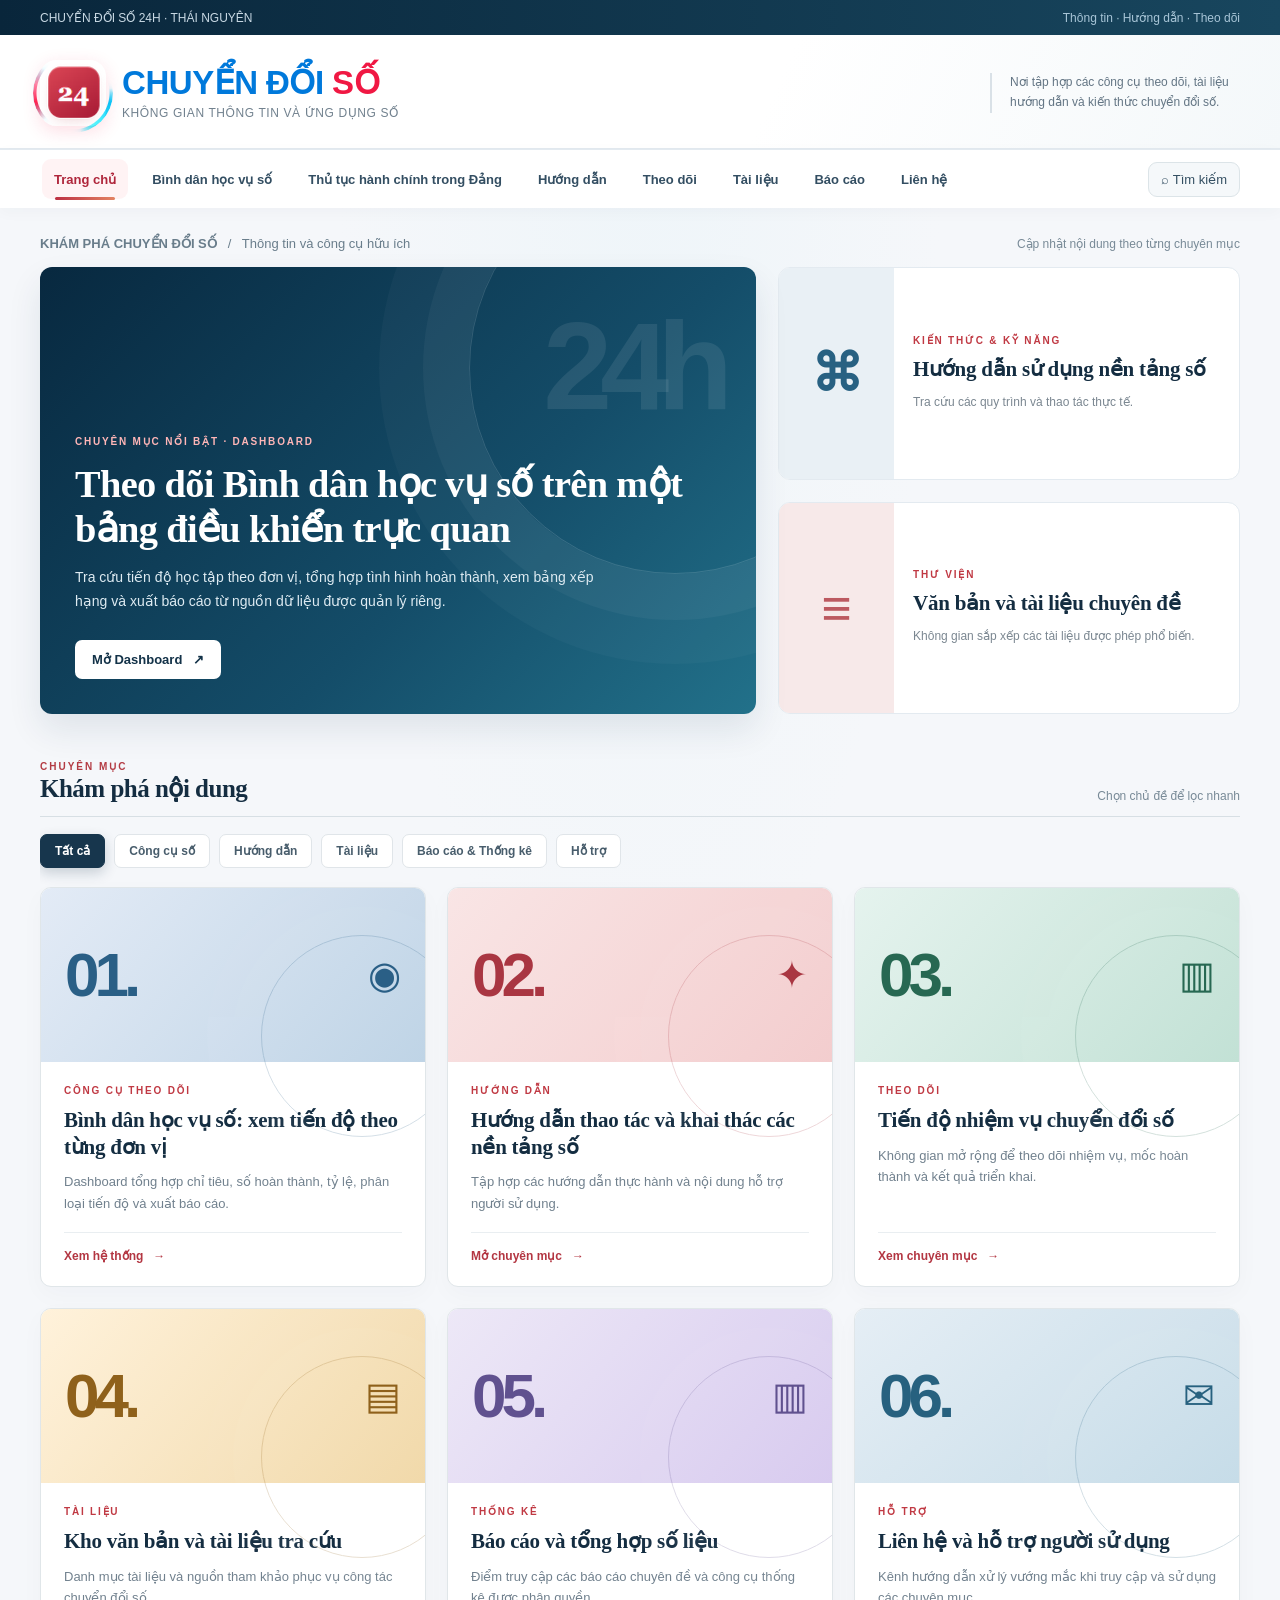
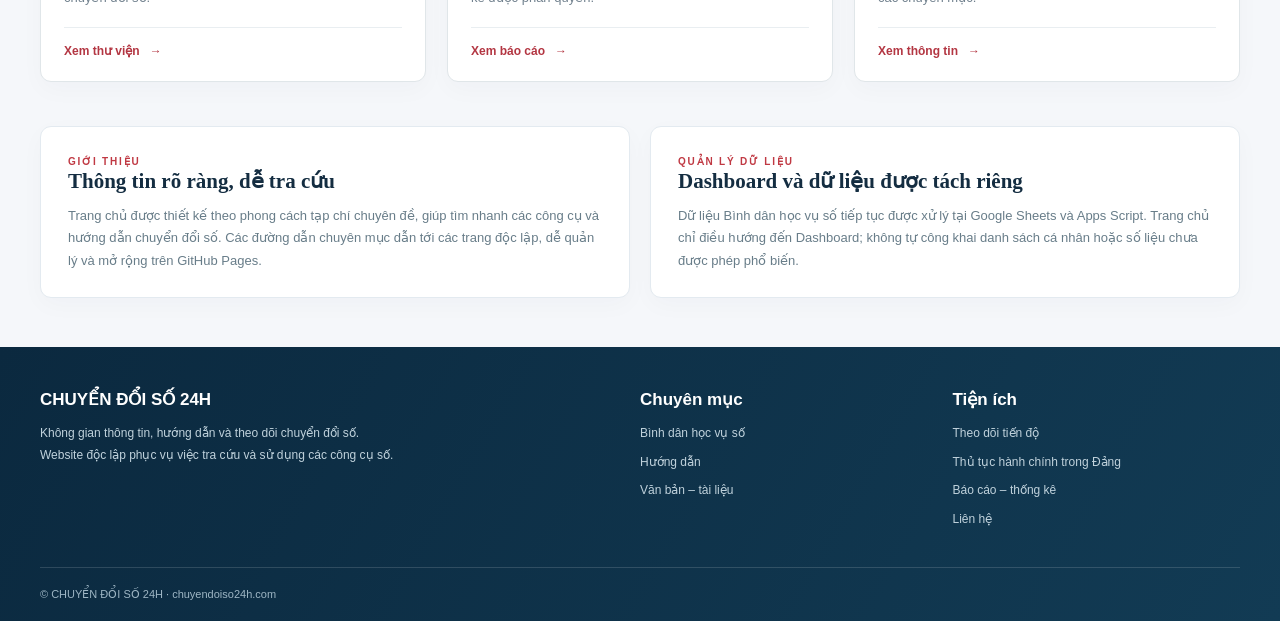
<file: index.html>
<!DOCTYPE html>

<html lang="vi"><head><meta charset="utf-8"/><meta content="width=device-width, initial-scale=1" name="viewport"/>
<meta content="Chuyển đổi số 24h - Không gian thông tin, hướng dẫn và theo dõi chuyển đổi số tại Thái Nguyên." name="description"/>
<meta content="#11304b" name="theme-color"/><title>Chuyển đổi số 24h | Thông tin, hướng dẫn và theo dõi</title>
<link rel="icon" type="image/x-icon" href="/favicon.ico?v=3"/>
<link rel="icon" type="image/png" sizes="512x512" href="/logo_24_anh_goc.png?v=3"/>
<link rel="apple-touch-icon" href="/logo_24_anh_goc.png"/>
<style>
:root{--ink:#112638;--navy:#102d44;--red:#bd343c;--paper:#f6f7f8;--line:#e4e8eb;--dim:#657887;--white:#fff;--serif:Georgia,'Times New Roman',serif}*{box-sizing:border-box}html{scroll-behavior:smooth}body{margin:0;background:var(--paper);color:var(--ink);font-family:'Segoe UI',Arial,sans-serif}a{text-decoration:none;color:inherit}button,input{font:inherit}button{cursor:pointer}.shell{width:min(1200px,calc(100% - 44px));margin:auto}.microbar{background:#0b253a;color:#c9d9e4;font-size:12px}.microinner{display:flex;justify-content:space-between;align-items:center;min-height:35px;gap:12px}.microinner span:nth-child(2){color:#a8c5d7}.masthead{background:#fff;border-bottom:1px solid var(--line)}.mast-row{display:flex;justify-content:space-between;align-items:center;padding:25px 0 22px;gap:22px}.brand{display:flex;align-items:center;gap:13px}.brand-mark{display:grid;place-items:center;width:56px;height:56px;border-radius:14px;background:#b82737;color:#fff;font-family:Georgia,serif;font-weight:bold;font-size:27px;box-shadow:0 5px 15px #a826342b}.brand h1{font-size:clamp(24px,3vw,33px);line-height:1.03;letter-spacing:-1.15px;margin:0;color:var(--navy);font-weight:850}.brand h1 em{color:var(--red);font-style:normal}.brand p{margin:7px 0 0;color:#71818e;font-size:12px;letter-spacing:.6px;text-transform:uppercase}.mast-note{border-left:2px solid #d9e1e7;padding-left:18px;color:#637584;max-width:250px;line-height:1.65;font-size:12px}.navbar{border-top:1px solid var(--line);background:white}.navinner{display:flex;align-items:center;justify-content:space-between;gap:14px}.navlinks{display:flex;align-items:center;gap:26px;white-space:nowrap;overflow:auto;scrollbar-width:none}.navlinks a{padding:17px 0 15px;color:#314c60;font-size:13px;font-weight:700;border-bottom:3px solid transparent}.navlinks a:hover,.navlinks .active{color:#b62c3b;border-color:#bd343c}.searchbtn{border:1px solid #dce4e8;background:#f5f8fa;color:#344f62;padding:9px 12px;border-radius:9px;font-size:13px}.searchrow{background:#fff;border-bottom:1px solid var(--line);padding:13px 0;display:none}.searchrow.show{display:block}.searchrow input{width:100%;border:1px solid #cdd8e0;padding:13px 15px;border-radius:9px;outline-color:#aa3441}.sectionhead{display:flex;justify-content:space-between;align-items:end;border-bottom:1px solid #d7dfe4;padding-bottom:13px;gap:12px}.sectionhead h2{font-family:var(--serif);font-size:25px;letter-spacing:-.5px;margin:0}.sectionhead small{font-weight:700;color:#b33b43;text-transform:uppercase;letter-spacing:2px;font-size:10px}.date{font-size:12px;color:#788a97}.topline{padding:28px 0 16px;display:flex;justify-content:space-between;align-items:center;gap:15px}.topline p{margin:0;font-size:13px;color:#697d8b}.eyebrow{display:inline-block;color:#c03943;letter-spacing:1.8px;text-transform:uppercase;font-size:10px;font-weight:800}.hero{display:grid;grid-template-columns:1.55fr 1fr;gap:22px;margin-bottom:42px}.mainstory{min-height:447px;background:linear-gradient(140deg,#0b2d48 10%,#184762 72%,#236780);border-radius:12px;overflow:hidden;color:#fff;position:relative;display:flex;align-items:end;padding:35px;isolation:isolate}.mainstory:before{content:'';width:410px;height:410px;border:1px solid #ffffff25;position:absolute;border-radius:50%;right:-125px;top:-105px;box-shadow:0 0 0 46px #ffffff0a,0 0 0 90px #ffffff07;z-index:-1}.mainstory:after{content:'24h';position:absolute;top:28px;right:35px;font-weight:900;color:#ffffff16;font-size:124px;letter-spacing:-12px;z-index:-1}.mainstory .eyebrow{color:#ffb6b7}.mainstory h2{font-family:var(--serif);font-size:clamp(30px,3.15vw,44px);line-height:1.16;letter-spacing:-.65px;margin:13px 0}.mainstory p{line-height:1.7;color:#deebf2;font-size:14px;max-width:520px}.pilllink{display:inline-flex;align-items:center;background:#fff;color:#133248;font-weight:750;font-size:13px;border-radius:7px;padding:12px 17px;margin-top:12px}.sidehero{display:grid;grid-template-rows:1fr 1fr;gap:22px}.sidecard{border:1px solid var(--line);border-radius:12px;overflow:hidden;background:#fff;display:grid;grid-template-columns:115px 1fr;min-height:207px}.visual{height:100%;display:grid;place-items:center;font-weight:800;font-size:52px;background:#e9f0f5;color:#286182}.visual.rose{background:#f7e9e9;color:#bc5960}.sidecopy{padding:22px 19px;display:flex;flex-direction:column;justify-content:center}.sidecopy h3{font-family:var(--serif);font-size:21px;line-height:1.28;letter-spacing:-.25px;margin:10px 0}.sidecopy p{font-size:12px;color:#7b8791;line-height:1.6;margin:0}.section{margin:0 0 44px}.categories{display:flex;gap:9px;overflow-x:auto;padding:17px 0 19px;scrollbar-width:none}.chip{padding:9px 14px;background:#fff;border:1px solid #e0e5e9;color:#485d6c;border-radius:7px;white-space:nowrap;font-size:12px;font-weight:700}.chip.active,.chip:hover{background:#17364d;color:#fff;border-color:#17364d}.feed{display:grid;grid-template-columns:repeat(3,minmax(0,1fr));gap:21px}.article{display:flex;flex-direction:column;background:white;border:1px solid #e0e6e9;border-radius:11px;overflow:hidden;box-shadow:0 8px 25px #10273b07;transition:transform .18s,box-shadow .18s}.article:hover{transform:translateY(-3px);box-shadow:0 12px 30px #10273b14}.artcover{min-height:174px;display:flex;align-items:center;justify-content:space-between;padding:23px 24px;background:linear-gradient(140deg,#e5eef5,#c6dce8);color:#27617f;position:relative}.artcover:after{content:'';position:absolute;right:-38px;bottom:-75px;width:200px;height:200px;border:1px solid currentColor;opacity:.2;border-radius:50%;box-shadow:0 0 0 28px #ffffff1e,0 0 0 54px #ffffff22}.artcover .big{font-size:62px;font-weight:850;line-height:1;letter-spacing:-5px}.artcover .icon{font-size:38px;z-index:1}.artcover.red{background:linear-gradient(130deg,#f9e5e5,#f3cdce);color:#a93642}.artcover.amber{background:linear-gradient(130deg,#fff2db,#f1d9aa);color:#8f611b}.artcover.green{background:linear-gradient(130deg,#e5f3ee,#c2e1d5);color:#276852}.artcover.purple{background:linear-gradient(130deg,#ede8f7,#d8cbef);color:#60518f}.artcover.blue{background:linear-gradient(130deg,#e3ebf6,#bfd4e6);color:#2a5f86}.artbody{padding:23px;display:flex;flex-direction:column;flex:1}.artbody h3{font-family:var(--serif);font-size:21px;line-height:1.27;letter-spacing:-.25px;margin:11px 0}.artbody p{color:#71818e;font-size:13px;line-height:1.65;margin:0 0 18px;flex:1}.article .go{border-top:1px solid #e9eef1;padding-top:16px;font-weight:750;color:#b33642;font-size:12px}.notice{display:grid;grid-template-columns:1fr 1fr;gap:20px;margin:20px 0 49px}.noticeblock{background:#fff;border:1px solid var(--line);border-radius:11px;padding:24px 27px}.noticeblock h3{font-family:var(--serif);margin:0 0 11px;font-size:21px}.noticeblock p{font-size:13px;color:#687d89;line-height:1.75;margin:0}.foot{background:#0e2a40;color:#d5e5ec;padding:42px 0 20px}.footgrid{display:grid;grid-template-columns:2fr 1fr 1fr;gap:25px}.foot h3{color:#fff;font-size:17px;margin:0 0 13px}.foot p,.foot a{font-size:12px;line-height:1.8;color:#c0d2dc}.foot a{display:block;margin:7px 0}.footbar{margin-top:30px;padding-top:20px;border-top:1px solid #ffffff24;font-size:11px;color:#9eb6c4}.empty{padding:30px;background:#fff;border:1px dashed #bfcbd3;border-radius:10px;text-align:center;color:#6b7c89;grid-column:1/-1}.hide{display:none!important}:focus-visible{outline:3px solid #eb9c49;outline-offset:3px}@media(max-width:920px){.hero{grid-template-columns:1fr}.sidehero{grid-template-columns:1fr 1fr;grid-template-rows:1fr}.sidecard{display:block}.visual{height:105px}.feed{grid-template-columns:repeat(2,minmax(0,1fr))}.mast-note{display:none}.navlinks{gap:19px}}@media(max-width:650px){.shell{width:calc(100% - 28px)}.mast-row{padding:18px 0}.brand-mark{width:47px;height:47px;font-size:24px}.brand h1{font-size:25px}.brand p{font-size:10px}.topline{align-items:start;flex-direction:column}.mainstory{min-height:395px;padding:25px}.mainstory h2{font-size:34px}.sidehero,.feed,.notice,.footgrid{grid-template-columns:1fr}.sidecard{display:grid;grid-template-columns:100px 1fr;min-height:150px}.visual{height:100%}.footgrid{gap:10px}.navinner{gap:8px}.searchbtn{padding:9px}}

/* NANG CAP THAM MY 2026 — giu nguyen cau truc va bo cuc */
:root{--ink:#142d41;--navy:#102e47;--red:#c02c43;--paper:#f5f7fa;--line:#e3eaf0;--dim:#607484}
body{background:radial-gradient(ellipse at 50% 0%,#eef5f9 0%,#f5f7fa 34%,#f5f7fa 100%);-webkit-font-smoothing:antialiased}
.microbar{background:linear-gradient(90deg,#09263b,#18465e)}
.masthead{background:linear-gradient(115deg,#fff 60%,#f4f8fa);}
.brand-mark{background:linear-gradient(145deg,#db4655,#a71a35);box-shadow:0 7px 18px #ad263645, inset 0 1px 1px #ffffff66;transition:transform .32s,box-shadow .32s}
.brand:hover .brand-mark{transform:rotate(-7deg) scale(1.07);box-shadow:0 11px 24px #ad263653}
.brand h1{letter-spacing:-.8px}
.navbar{position:relative;z-index:20;box-shadow:0 4px 14px #15344c08}
.navlinks{gap:8px;overflow-x:auto;overflow-y:hidden}
.navlinks a{position:relative;isolation:isolate;display:inline-flex;align-items:center;justify-content:center;min-height:48px;margin:5px 0;padding:10px 14px;border:0;border-radius:10px;color:#334e62;font-size:13px;transition:color .25s ease,transform .25s ease,background-color .25s ease;}
.navlinks a::before{content:'';position:absolute;inset:4px 2px;border-radius:9px;background:linear-gradient(120deg,#fbeced,#f0f5fa);opacity:0;transform:scale(.86);z-index:-1;transition:opacity .24s ease,transform .24s ease}
.navlinks a::after{content:'';position:absolute;left:50%;right:50%;bottom:3px;height:3px;border-radius:8px;background:linear-gradient(90deg,#bd2f42,#e38362);transition:left .26s ease,right .26s ease;}
.navlinks a:hover,.navlinks a:focus-visible{color:#b5223a;transform:translateY(-2px)}
.navlinks a:hover::before,.navlinks a:focus-visible::before{opacity:1;transform:scale(1)}
.navlinks a:hover::after,.navlinks a:focus-visible::after,.navlinks a.active::after{left:15px;right:15px}
.navlinks a.active{color:#af263b;font-weight:800}
.navlinks a.active::before{opacity:.8;transform:scale(1);background:#fff1f2}
.navlinks a:active{transform:translateY(0) scale(.98)}
.searchbtn{transition:background .25s,color .25s,border-color .25s,box-shadow .25s,transform .25s}
.searchbtn:hover{background:#133e59;color:#fff;border-color:#133e59;transform:translateY(-2px);box-shadow:0 7px 17px #163e5a24}
.mainstory{background:linear-gradient(135deg,#082940 1%,#144d69 60%,#22718a 100%);box-shadow:0 16px 34px #10354e19}
.mainstory:before{transition:transform .55s ease}
.mainstory:hover:before{transform:scale(1.12) rotate(12deg)}
.mainstory h2,.sidecopy h3,.artbody h3,.sectionhead h2,.noticeblock h3{font-family:Georgia,'Times New Roman',serif;overflow-wrap:break-word;word-break:normal;hyphens:none}
.mainstory h2{font-size:clamp(30px,3vw,42px);line-height:1.18}
.pilllink{transition:transform .25s,box-shadow .25s,background .25s}
.pilllink:hover{background:#fff2f2;transform:translateY(-3px);box-shadow:0 9px 23px #031b2b35}
.sidecard{transition:transform .28s,box-shadow .28s,border-color .28s}
.sidecard:hover{transform:translateY(-5px);box-shadow:0 14px 30px #15344c14;border-color:#cad9e4}
.sidecard .visual{transition:transform .3s,filter .3s}
.sidecard:hover .visual{filter:saturate(1.25)}
.article{transition:transform .3s ease,box-shadow .3s ease,border-color .3s ease}
.article:hover{transform:translateY(-7px);box-shadow:0 16px 36px #16354b20;border-color:#ccdbe3}
.article .artcover{transition:filter .3s ease}
.article:hover .artcover{filter:saturate(1.16)}
.article .go{transition:color .24s,letter-spacing .24s}
.article:hover .go{color:#d02e43;letter-spacing:.3px}
.chip{transition:background-color .2s,color .2s,transform .2s,border-color .2s,box-shadow .2s}
.chip:hover{transform:translateY(-2px);box-shadow:0 5px 13px #15344c16}
.chip.active{box-shadow:0 5px 13px #102f4733}
.noticeblock{box-shadow:0 7px 25px #16354b07}
.foot{background:linear-gradient(120deg,#0b293f,#123b54)}
.foot a{transition:color .2s,transform .2s}
.foot a:hover{color:#fff;transform:translateX(4px)}
@media(max-width:920px){.navlinks{gap:3px}.navlinks a{padding:9px 11px}}
@media(max-width:650px){.navlinks a{font-size:12px;padding:9px 10px}.mainstory h2{font-size:33px}}
@media(prefers-reduced-motion:reduce){*,*::before,*::after{transition:none!important;animation:none!important;scroll-behavior:auto!important}}



/* LOGO NEON TECH — chỉ tác động tới tiêu đề thương hiệu */
.brand .neon-logo{position:relative;isolation:isolate;display:inline-block;white-space:nowrap;overflow:visible;vertical-align:middle}
.brand .neon-logo .neon-word{display:inline-block;position:relative;will-change:filter;transition:filter .35s ease,transform .35s ease;text-shadow:0 0 1px #ffffff,0 0 8px rgba(26,126,196,.14);animation:neonBreath 5s ease-in-out infinite}
.brand .neon-logo .neon-blue{color:#103956}
.brand .neon-logo .neon-red{color:#c62846;animation-name:neonRedBreath;animation-delay:.8s}
.brand .neon-logo .neon-word:nth-child(2){animation-delay:.25s}
.brand .neon-logo .neon-word:nth-child(3){animation-delay:.8s}
.brand .neon-logo .neon-word:nth-child(4){animation-delay:1.2s}
.brand .neon-logo::after{content:"";position:absolute;z-index:2;inset:-3px 0;pointer-events:none;background:linear-gradient(108deg,transparent 0%,transparent 38%,rgba(255,255,255,.03) 43%,rgba(255,255,255,.95) 49%,rgba(106,220,255,.55) 52%,transparent 59%,transparent 100%);background-size:240% 100%;background-position:140% center;mix-blend-mode:screen;animation:neonSweep 6.5s ease-in-out infinite}
.brand:hover .neon-logo .neon-blue{filter:drop-shadow(0 0 6px rgba(35,171,248,.58)) drop-shadow(0 0 13px rgba(0,134,227,.28));transform:translateY(-2px)}
.brand:hover .neon-logo .neon-red{filter:drop-shadow(0 0 7px rgba(255,61,110,.58)) drop-shadow(0 0 15px rgba(233,31,85,.28));transform:translateY(-2px)}
.brand .brand-mark{animation:neonMarkPulse 4.8s ease-in-out infinite}
@keyframes neonBreath{0%,100%{text-shadow:0 0 1px #ffffff,0 0 5px rgba(29,155,235,.08)}48%{text-shadow:0 0 1px #ffffff,0 0 8px rgba(28,157,241,.27),0 0 17px rgba(28,157,241,.10)}}
@keyframes neonRedBreath{0%,100%{text-shadow:0 0 2px #fff,0 0 5px rgba(218,40,81,.15)}50%{text-shadow:0 0 2px #fff,0 0 9px rgba(245,43,97,.65),0 0 20px rgba(245,43,97,.28)}}
@keyframes neonSweep{0%,29%{background-position:140% center;opacity:0}34%{opacity:.9}55%{background-position:-140% center;opacity:.9}62%,100%{background-position:-140% center;opacity:0}}
@keyframes neonMarkPulse{0%,100%{box-shadow:0 7px 18px #ad263645,inset 0 1px 1px #ffffff66}50%{box-shadow:0 7px 22px rgba(230,36,86,.32),0 0 13px rgba(236,45,94,.16),inset 0 1px 1px #ffffff66}}
@media(max-width:480px){.brand .neon-logo{white-space:normal}.brand .neon-logo .neon-word{white-space:nowrap}}
@media(prefers-reduced-motion:reduce){.brand .neon-logo .neon-word,.brand .neon-logo::after,.brand .brand-mark{animation:none!important;transition:none!important}.brand:hover .neon-logo .neon-word{transform:none!important}}

/* Neon Tech 2026 – animated clock emblem, fresh vivid palette */
.brand{gap:16px}
.brand .clock24{flex:none;position:relative;isolation:isolate;display:grid;place-items:center;width:66px;height:66px;border-radius:17px;overflow:visible;background:linear-gradient(135deg,#ff365a 0%,#f70737 55%,#bd0649 100%);border:1px solid rgba(255,255,255,.68);box-shadow:0 7px 20px rgba(255,23,76,.19),inset 0 1px 4px rgba(255,255,255,.68);transform:none!important;animation:none!important}
.brand .clock24::before,.brand .clock24::after{content:'';position:absolute;border-radius:50%;pointer-events:none}
.brand .clock24::before{inset:-7px;background:conic-gradient(from 0deg,transparent 0 23%,#00caff 29%,#2af5ff 40%,transparent 47% 63%,#ff2451 71%,#ff8aab 79%,transparent 86%);-webkit-mask:radial-gradient(farthest-side,transparent calc(100% - 4px),#000 calc(100% - 3px));mask:radial-gradient(farthest-side,transparent calc(100% - 4px),#000 calc(100% - 3px));animation:clockOrbit 2.9s linear infinite;filter:drop-shadow(0 0 5px #13d8ff)}
.brand .clock24::after{inset:6px;background:repeating-conic-gradient(from -90deg,rgba(255,255,255,.7) 0deg 2deg,transparent 2deg 30deg);-webkit-mask:radial-gradient(farthest-side,transparent calc(100% - 4px),#000 calc(100% - 3px));mask:radial-gradient(farthest-side,transparent calc(100% - 4px),#000 calc(100% - 3px));opacity:.8}
.brand .clock-face{position:absolute;inset:8px;border-radius:50%;border:2px solid rgba(38,238,255,.8);box-shadow:0 0 10px rgba(0,231,255,.45),inset 0 0 8px rgba(0,231,255,.18);animation:clockHalo 3s ease-in-out infinite}
.brand .clock-num{font-family:'Segoe UI',Arial,sans-serif;font-size:27px;font-weight:950;letter-spacing:-2px;color:#fff;line-height:1;z-index:2;text-shadow:0 2px 9px rgba(70,0,24,.35)}
.brand .neon-logo{overflow:visible}
.brand .neon-logo .neon-word{font-weight:900;animation:freshGlow 3.6s ease-in-out infinite;text-shadow:0 1px 0 #fff,0 0 8px rgba(0,184,255,.28);transition:transform .25s ease,filter .25s ease}
.brand .neon-logo .neon-blue{color:#0089eb;background:linear-gradient(180deg,#04baff 0%,#007cef 52%,#005cc9 100%);-webkit-background-clip:text;background-clip:text;-webkit-text-fill-color:transparent}
.brand .neon-logo .neon-red{color:#ff1747;background:linear-gradient(180deg,#ff5976 0%,#ff1949 45%,#ec003a 100%);-webkit-background-clip:text;background-clip:text;-webkit-text-fill-color:transparent;animation:freshRedGlow 3.6s ease-in-out infinite}
.brand .neon-logo .neon-word:nth-child(2){animation-delay:.3s}.brand .neon-logo .neon-word:nth-child(3){animation-delay:.65s}.brand .neon-logo .neon-word:nth-child(4){animation-delay:.9s}
.brand:hover .neon-logo .neon-word{transform:translateY(-2px)}
.brand .neon-logo::after{animation:neonSweep 4.6s ease-in-out infinite}
@keyframes clockOrbit{to{transform:rotate(360deg)}}
@keyframes clockHalo{0%,100%{opacity:.55;box-shadow:0 0 5px rgba(0,231,255,.25)}50%{opacity:1;box-shadow:0 0 14px rgba(0,231,255,.75)}}
@keyframes freshGlow{0%,100%{filter:drop-shadow(0 0 1px rgba(0,183,255,.1))}50%{filter:drop-shadow(0 0 7px rgba(0,191,255,.46))}}
@keyframes freshRedGlow{0%,100%{filter:drop-shadow(0 0 2px rgba(255,23,75,.13))}50%{filter:drop-shadow(0 0 9px rgba(255,26,70,.55))}}
@media(max-width:650px){.brand .clock24{width:51px;height:51px;border-radius:14px}.brand .clock-num{font-size:21px}.brand .clock24::before{inset:-5px}.brand{gap:12px}}
@media(prefers-reduced-motion:reduce){.brand .clock24::before,.brand .clock-face,.brand .neon-logo .neon-word,.brand .neon-logo::after{animation:none!important}}

/* Typography refinement: crisp and legible, preserve animated 24 clock */
.brand .neon-logo .neon-word,
.brand .neon-logo .neon-blue,
.brand .neon-logo .neon-red {
  background:none!important;
  background-clip:initial!important;
  -webkit-background-clip:initial!important;
  -webkit-text-fill-color:currentColor!important;
  text-shadow:none!important;
  filter:none!important;
  animation:none!important;
  will-change:auto;
  font-weight:900;
  letter-spacing:-.45px;
}
.brand .neon-logo .neon-blue{color:#0079db!important}
.brand .neon-logo .neon-red{color:#f01843!important}
.brand:hover .neon-logo .neon-word{filter:none!important;text-shadow:none!important;transform:translateY(-1px)}
.brand .neon-logo::after{opacity:.18;animation:neonSweep 7s ease-in-out infinite}

/* Hình biểu tượng 24 mới, giữ vòng thời gian chuyển động */
.brand .clock24{background:transparent!important;box-shadow:none!important;border:0!important}.brand .clock24::after{display:none!important}.brand .icon24-img{width:100%;height:100%;object-fit:contain;border-radius:16px;display:block;position:relative;z-index:1;box-shadow:0 5px 18px #ef234c27}
/* Menu mới: giữ nguyên bố cục, tự cuộn ngang khi thiếu chỗ */
.navlinks{min-width:0;scrollbar-width:thin}
.navlinks a[href="/thutuchanhchinh/"]{white-space:nowrap}
@media(max-width:1100px){.navlinks{overflow-x:auto;flex-wrap:nowrap;max-width:100%;padding-bottom:3px}.navinner{min-width:0}.searchbtn{flex-shrink:0}}
</style></head><body>
<div class="microbar"><div class="shell microinner"><span>CHUYỂN ĐỔI SỐ 24H · THÁI NGUYÊN</span><span>Thông tin · Hướng dẫn · Theo dõi</span></div></div>
<header class="masthead"><div class="shell mast-row"><a aria-label="Chuyển đổi số 24h - Trang chủ" class="brand" href="/"><span class="brand-mark clock24"><img class="icon24-img" src="/logo_24_anh_goc.png" alt="Biểu tượng 24 giờ"/></span><div><h1 class="neon-logo"><span class="neon-word neon-blue">CHUYỂN</span> <span class="neon-word neon-blue">ĐỔI</span> <span class="neon-word neon-red">SỐ</span></h1><p>Không gian thông tin và ứng dụng số</p></div></a><div class="mast-note">Nơi tập hợp các công cụ theo dõi, tài liệu hướng dẫn và kiến thức chuyển đổi số.</div></div></header>
<div class="navbar"><div class="shell navinner"><nav aria-label="Điều hướng chính" class="navlinks"><a class="active" href="/">Trang chủ</a><a href="/binhdanhocvuso/">Bình dân học vụ số</a><a href="/thutuchanhchinh/">Thủ tục hành chính trong Đảng</a><a href="/huongdan/">Hướng dẫn</a><a href="/theodoi/">Theo dõi</a><a href="/vanban/">Tài liệu</a><a href="/baocao/">Báo cáo</a><a href="/lienhe/">Liên hệ</a></nav><button aria-controls="searchbox" aria-expanded="false" class="searchbtn" id="searchToggle" type="button">⌕ Tìm kiếm</button></div></div>
<div class="searchrow" id="searchbox"><div class="shell"><label class="eyebrow" for="searchInput">Tìm nhanh chuyên mục</label><input autocomplete="off" id="searchInput" placeholder="Ví dụ: Bình dân học vụ số, tài liệu, báo cáo..." type="search"/></div></div>
<main class="shell"><div class="topline"><p><b>KHÁM PHÁ CHUYỂN ĐỔI SỐ</b>   /   Thông tin và công cụ hữu ích</p><span class="date">Cập nhật nội dung theo từng chuyên mục</span></div>
<section aria-label="Nội dung nổi bật" class="hero"><article class="mainstory"><div><span class="eyebrow">CHUYÊN MỤC NỔI BẬT · DASHBOARD</span><h2>Theo dõi Bình dân học vụ số trên một bảng điều khiển trực quan</h2><p>Tra cứu tiến độ học tập theo đơn vị, tổng hợp tình hình hoàn thành, xem bảng xếp hạng và xuất báo cáo từ nguồn dữ liệu được quản lý riêng.</p><a class="pilllink" href="/binhdanhocvuso/">Mở Dashboard   ↗</a></div></article><div class="sidehero"><a class="sidecard" href="/huongdan/"><div class="visual">⌘</div><div class="sidecopy"><span class="eyebrow">KIẾN THỨC &amp; KỸ NĂNG</span><h3>Hướng dẫn sử dụng nền tảng số</h3><p>Tra cứu các quy trình và thao tác thực tế.</p></div></a><a class="sidecard" href="/vanban/"><div class="visual rose">≡</div><div class="sidecopy"><span class="eyebrow">THƯ VIỆN</span><h3>Văn bản và tài liệu chuyên đề</h3><p>Không gian sắp xếp các tài liệu được phép phổ biến.</p></div></a></div></section>
<section class="section" id="chuyen-muc"><div class="sectionhead"><div><small>Chuyên mục</small><h2>Khám phá nội dung</h2></div><span class="date">Chọn chủ đề để lọc nhanh</span></div><div aria-label="Lọc chuyên mục" class="categories" role="group"><button class="chip active" data-filter="all" type="button">Tất cả</button><button class="chip" data-filter="congcu" type="button">Công cụ số</button><button class="chip" data-filter="huongdan" type="button">Hướng dẫn</button><button class="chip" data-filter="tailieu" type="button">Tài liệu</button><button class="chip" data-filter="thongke" type="button">Báo cáo &amp; Thống kê</button><button class="chip" data-filter="hotro" type="button">Hỗ trợ</button></div>
<div class="feed" id="feed">
<a class="article" data-search="bình dân học vụ số học tập tiến độ đơn vị" data-topic="congcu thongke" href="/binhdanhocvuso/"><div class="artcover blue"><span class="big">01.</span><span class="icon">◉</span></div><div class="artbody"><span class="eyebrow">Công cụ theo dõi</span><h3>Bình dân học vụ số: xem tiến độ theo từng đơn vị</h3><p>Dashboard tổng hợp chỉ tiêu, số hoàn thành, tỷ lệ, phân loại tiến độ và xuất báo cáo.</p><span class="go">Xem hệ thống   →</span></div></a>
<a class="article" data-search="hướng dẫn sử dụng công nghệ nền tảng số" data-topic="huongdan" href="/huongdan/"><div class="artcover red"><span class="big">02.</span><span class="icon">✦</span></div><div class="artbody"><span class="eyebrow">Hướng dẫn</span><h3>Hướng dẫn thao tác và khai thác các nền tảng số</h3><p>Tập hợp các hướng dẫn thực hành và nội dung hỗ trợ người sử dụng.</p><span class="go">Mở chuyên mục   →</span></div></a>
<a class="article" data-search="theo dõi chuyển đổi số nhiệm vụ tiến độ" data-topic="congcu thongke" href="/theodoi/"><div class="artcover green"><span class="big">03.</span><span class="icon">▥</span></div><div class="artbody"><span class="eyebrow">Theo dõi</span><h3>Tiến độ nhiệm vụ chuyển đổi số</h3><p>Không gian mở rộng để theo dõi nhiệm vụ, mốc hoàn thành và kết quả triển khai.</p><span class="go">Xem chuyên mục   →</span></div></a>
<a class="article" data-search="văn bản tài liệu chính sách hướng dẫn" data-topic="tailieu" href="/vanban/"><div class="artcover amber"><span class="big">04.</span><span class="icon">▤</span></div><div class="artbody"><span class="eyebrow">Tài liệu</span><h3>Kho văn bản và tài liệu tra cứu</h3><p>Danh mục tài liệu và nguồn tham khảo phục vụ công tác chuyển đổi số.</p><span class="go">Xem thư viện   →</span></div></a>
<a class="article" data-search="báo cáo thống kê dữ liệu tổng hợp" data-topic="thongke" href="/baocao/"><div class="artcover purple"><span class="big">05.</span><span class="icon">▥</span></div><div class="artbody"><span class="eyebrow">Thống kê</span><h3>Báo cáo và tổng hợp số liệu</h3><p>Điểm truy cập các báo cáo chuyên đề và công cụ thống kê được phân quyền.</p><span class="go">Xem báo cáo   →</span></div></a>
<a class="article" data-search="liên hệ hỗ trợ kỹ thuật phản hồi" data-topic="hotro" href="/lienhe/"><div class="artcover"><span class="big">06.</span><span class="icon">✉</span></div><div class="artbody"><span class="eyebrow">Hỗ trợ</span><h3>Liên hệ và hỗ trợ người sử dụng</h3><p>Kênh hướng dẫn xử lý vướng mắc khi truy cập và sử dụng các chuyên mục.</p><span class="go">Xem thông tin   →</span></div></a>
<div class="empty hide" id="empty">Không có chuyên mục phù hợp. Hãy thử từ khóa khác.</div>
</div></section>
<section class="notice"><div class="noticeblock"><span class="eyebrow">Giới thiệu</span><h3>Thông tin rõ ràng, dễ tra cứu</h3><p>Trang chủ được thiết kế theo phong cách tạp chí chuyên đề, giúp tìm nhanh các công cụ và hướng dẫn chuyển đổi số. Các đường dẫn chuyên mục dẫn tới các trang độc lập, dễ quản lý và mở rộng trên GitHub Pages.</p></div><div class="noticeblock"><span class="eyebrow">Quản lý dữ liệu</span><h3>Dashboard và dữ liệu được tách riêng</h3><p>Dữ liệu Bình dân học vụ số tiếp tục được xử lý tại Google Sheets và Apps Script. Trang chủ chỉ điều hướng đến Dashboard; không tự công khai danh sách cá nhân hoặc số liệu chưa được phép phổ biến.</p></div></section>
</main><footer class="foot"><div class="shell"><div class="footgrid"><div><h3>CHUYỂN ĐỔI SỐ 24H</h3><p>Không gian thông tin, hướng dẫn và theo dõi chuyển đổi số.<br/>Website độc lập phục vụ việc tra cứu và sử dụng các công cụ số.</p></div><div><h3>Chuyên mục</h3><a href="/binhdanhocvuso/">Bình dân học vụ số</a><a href="/huongdan/">Hướng dẫn</a><a href="/vanban/">Văn bản – tài liệu</a></div><div><h3>Tiện ích</h3><a href="/theodoi/">Theo dõi tiến độ</a><a href="/thutuchanhchinh/">Thủ tục hành chính trong Đảng</a><a href="/baocao/">Báo cáo – thống kê</a><a href="/lienhe/">Liên hệ</a></div></div><div class="footbar">© CHUYỂN ĐỔI SỐ 24H · chuyendoiso24h.com </div></div></footer>
<script>
(()=>{const btn=document.getElementById('searchToggle'),bar=document.getElementById('searchbox'),inp=document.getElementById('searchInput'),chips=[...document.querySelectorAll('.chip')],cards=[...document.querySelectorAll('.article')],empty=document.getElementById('empty');let filter='all';function apply(){let count=0;const q=inp.value.trim().toLocaleLowerCase('vi');cards.forEach(card=>{const text=(card.dataset.search+' '+card.innerText).toLocaleLowerCase('vi');const visible=(filter==='all'||card.dataset.topic.split(' ').includes(filter))&&(!q||text.includes(q));card.classList.toggle('hide',!visible);if(visible)count++;});empty.classList.toggle('hide',count>0)}btn.addEventListener('click',()=>{let show=!bar.classList.contains('show');bar.classList.toggle('show',show);btn.setAttribute('aria-expanded',show);if(show)inp.focus();else{inp.value='';apply()}});inp.addEventListener('input',apply);chips.forEach(chip=>chip.addEventListener('click',()=>{filter=chip.dataset.filter;chips.forEach(b=>b.classList.toggle('active',b===chip));apply()}));})();
</script></body></html>
</file>
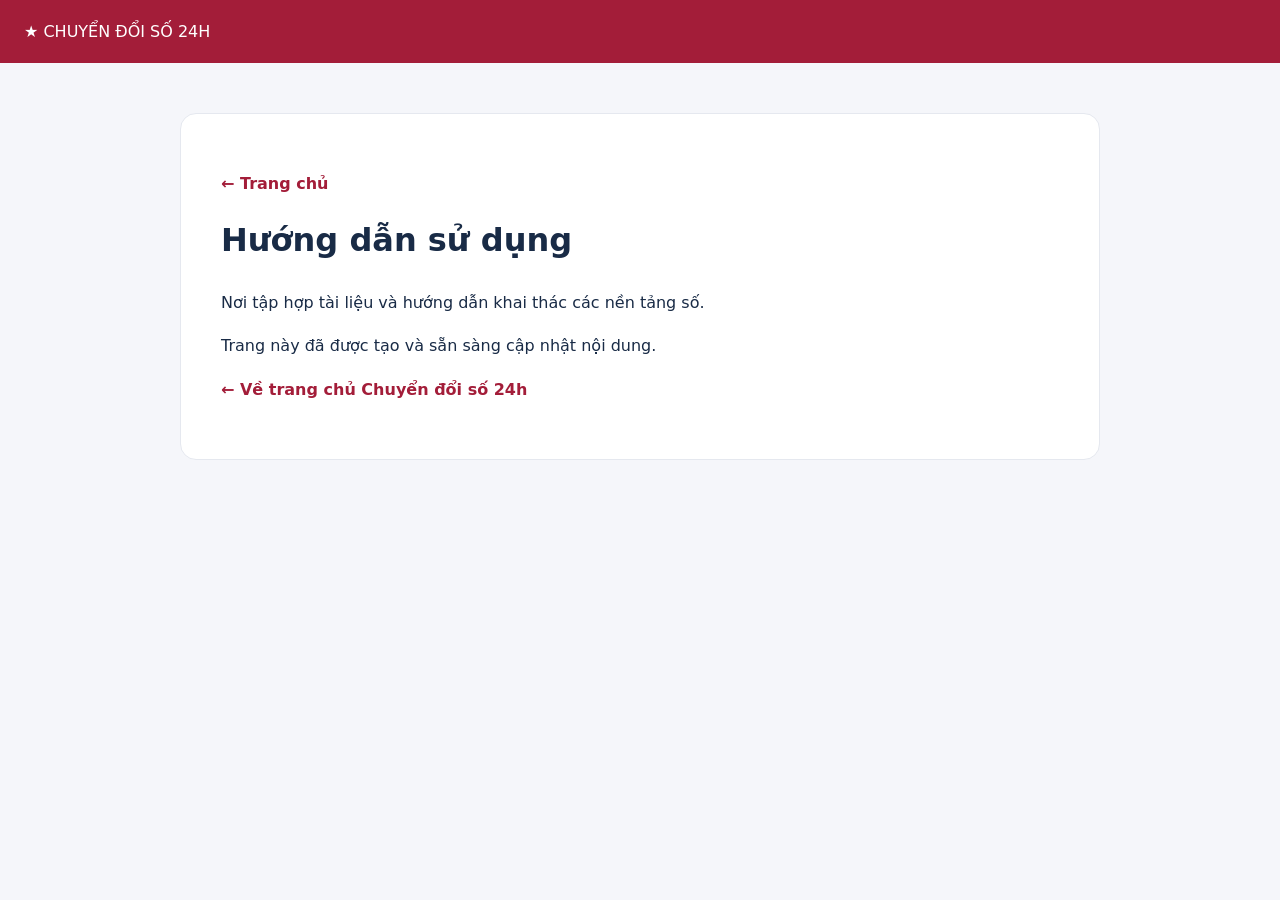
<file: huongdan/index.html>
<!doctype html><html lang="vi"><head><meta charset="utf-8"><meta name="viewport" content="width=device-width,initial-scale=1"><title>Hướng dẫn sử dụng | Chuyển đổi số 24h</title><style>*{box-sizing:border-box}body{margin:0;font:16px/1.7 system-ui,Arial,sans-serif;background:#f5f6fa;color:#192b46}header{background:#a31d39;padding:18px 24px;color:white}header a{color:white;text-decoration:none}main{max-width:920px;margin:50px auto;background:white;padding:40px;border:1px solid #e5e8ef;border-radius:16px}h1{margin-top:0}.link{color:#a31d39;text-decoration:none;font-weight:600}@media(max-width:600px){main{margin:20px 12px;padding:25px}}</style></head><body><header><a href="/">★ CHUYỂN ĐỔI SỐ 24H</a></header><main><p><a class="link" href="/">← Trang chủ</a></p><h1>Hướng dẫn sử dụng</h1><p>Nơi tập hợp tài liệu và hướng dẫn khai thác các nền tảng số.</p><p>Trang này đã được tạo và sẵn sàng cập nhật nội dung.</p><p><a class="link" href="/">← Về trang chủ Chuyển đổi số 24h</a></p></main></body></html>
</file>
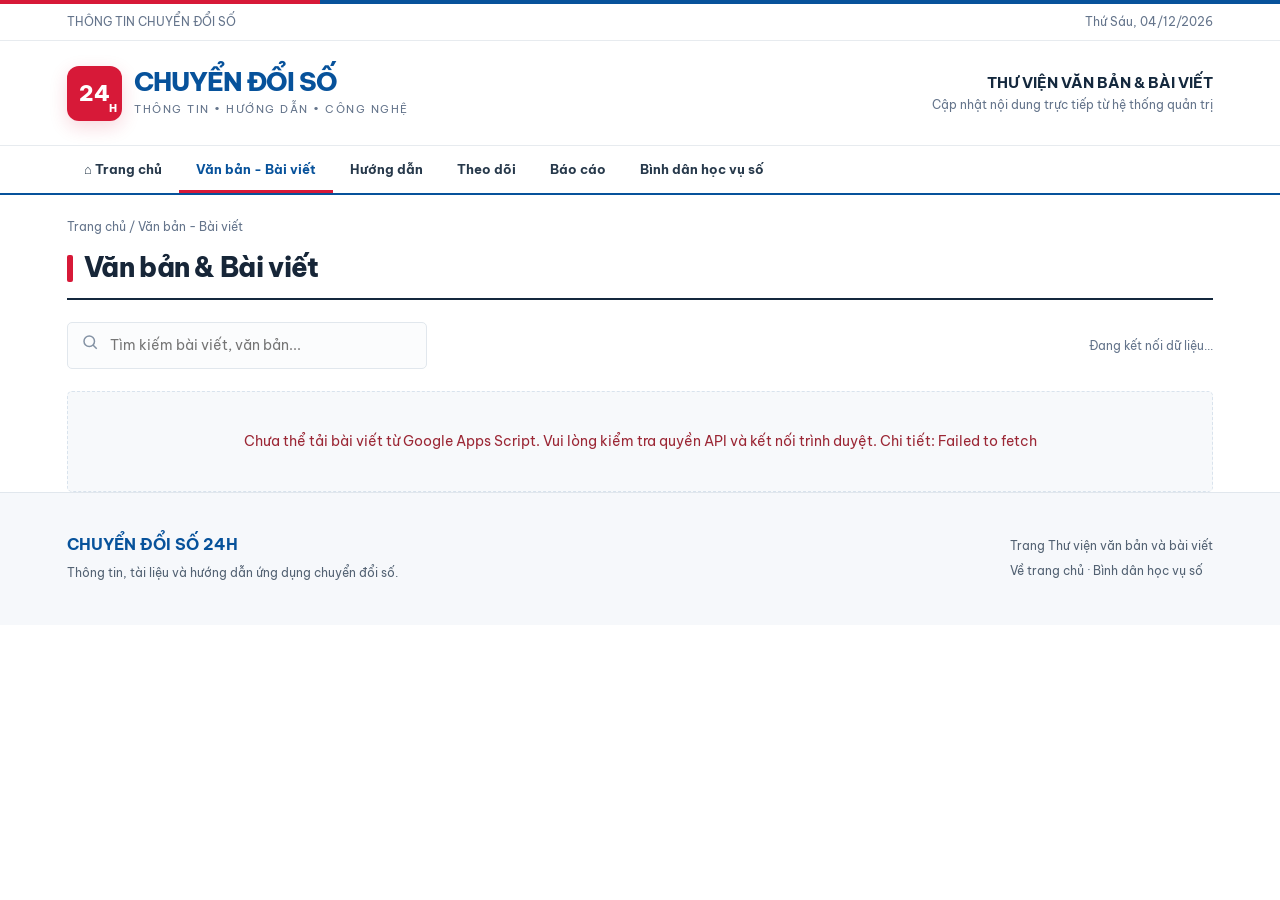
<file: vanban/index.html>
<!doctype html>
<html lang="vi">
<head>
<meta charset="utf-8">
<meta name="viewport" content="width=device-width, initial-scale=1">
<meta name="theme-color" content="#ffffff">
<meta name="description" content="Thư viện văn bản, tài liệu và bài viết chuyển đổi số - Chuyển đổi số 24h">
<title>Thư viện văn bản và bài viết | Chuyển đổi số 24h</title>
<style>
@import url('https://fonts.googleapis.com/css2?family=Be+Vietnam+Pro:wght@400;500;600;700;800&family=Roboto+Slab:wght@500;600;700&display=swap');
:root{--blue:#07529b;--navy:#14283d;--red:#d71938;--green:#0b7a61;--line:#e7ebef;--muted:#64748b;--bg:#fff;--soft:#f5f7f9;--font:'Be Vietnam Pro',Arial,sans-serif;--serif:'Roboto Slab',Georgia,serif}*{box-sizing:border-box}html{scroll-behavior:smooth}body{margin:0;background:var(--bg);color:var(--navy);font:14px/1.65 var(--font)}button,input,select{font:inherit}button{cursor:pointer}a{color:inherit;text-decoration:none}img{display:block;max-width:100%}.container{max-width:1190px;margin:auto;padding:0 22px}.topline{height:4px;background:linear-gradient(90deg,var(--red) 0 25%,var(--blue) 25% 100%)}.utility{border-bottom:1px solid var(--line);font-size:12px;color:var(--muted)}.utility .container{min-height:36px;display:flex;justify-content:space-between;align-items:center;gap:12px}.utility a:hover{color:var(--blue)}.masthead{min-height:104px;display:flex;align-items:center;justify-content:space-between;gap:20px}.logo{display:inline-flex;align-items:center;gap:12px}.logo-mark{width:55px;height:55px;background:var(--red);border-radius:12px;color:white;display:grid;place-items:center;position:relative;box-shadow:0 6px 18px #d719382c;font-weight:800;font-size:22px}.logo-mark small{font-size:11px;position:absolute;right:5px;bottom:3px}.logo-copy strong{font-size:26px;line-height:1.22;color:var(--blue);display:block;font-weight:800;letter-spacing:-1px}.logo-copy span{font-size:11px;color:var(--muted);letter-spacing:1.5px;text-transform:uppercase}.masthead-aside{text-align:right;font-size:12px;color:var(--muted)}.masthead-aside strong{display:block;color:var(--navy);font-size:15px}.nav{border-top:1px solid var(--line);border-bottom:2px solid var(--blue);background:#fff}.nav-inner{display:flex;align-items:center;gap:0;overflow-x:auto;scrollbar-width:none}.nav-inner::-webkit-scrollbar{display:none}.nav a,.nav button{padding:13px 17px;display:block;white-space:nowrap;font-weight:700;font-size:13px;border:0;background:none;color:#27394b}.nav a.active{color:var(--blue);box-shadow:inset 0 -3px 0 var(--red)}.nav a:hover,.nav button:hover{color:var(--red)}.breadcrumb{font-size:12px;color:var(--muted);padding:22px 0 14px}.breadcrumb a:hover{color:var(--blue)}.section-heading{display:flex;align-items:center;justify-content:space-between;gap:20px;padding-bottom:13px;border-bottom:2px solid var(--navy);margin-bottom:22px}.section-heading h1{font-size:27px;line-height:1.25;margin:0;color:#172638;font-weight:800;letter-spacing:-.7px}.section-heading h2{font-size:21px;line-height:1.3;margin:0;font-weight:800}.section-heading .bar{width:6px;height:27px;background:var(--red);display:inline-block;margin-right:11px;vertical-align:-5px;border-radius:2px}.eyebrow{font-size:11px;text-transform:uppercase;color:var(--blue);font-weight:800;letter-spacing:.7px}.subnav{display:flex;gap:8px;flex-wrap:wrap;justify-content:flex-end}.subnav button{padding:7px 11px;border:0;background:transparent;color:#53657a;font-size:12px;font-weight:700;border-radius:6px}.subnav button:hover,.subnav button.active{background:#e9f2fa;color:var(--blue)}.tools{display:flex;justify-content:space-between;align-items:center;gap:12px;margin:14px 0 22px}.search{position:relative;max-width:360px;width:100%}.search svg{position:absolute;left:14px;top:11px;color:#8492a4}.search input{width:100%;padding:11px 12px 11px 42px;border:1px solid #e1e7ed;border-radius:5px;outline:none;background:#fbfcfd}.search input:focus{border-color:#7faee0}.count{font-size:12px;color:var(--muted)}.lead-grid{display:grid;grid-template-columns:minmax(0,1.55fr) minmax(0,1fr);gap:25px;margin-bottom:32px}.feature{min-width:0}.cover{background:#e7eff6;overflow:hidden;position:relative}.cover img{width:100%;height:100%;object-fit:cover}.feature .cover{aspect-ratio:1.72}.feature-title{font:700 27px/1.4 var(--serif);letter-spacing:-.5px;margin:11px 0 8px}.feature-title a:hover,.story-title a:hover,.mini-title a:hover,.list-title a:hover{color:var(--blue)}.summary{color:#5c6a7a;font-size:13px;margin:7px 0 0;line-height:1.75}.date{font-size:11px;color:#8793a1}.side-feature{display:flex;flex-direction:column;gap:18px}.side-story{display:grid;grid-template-columns:128px minmax(0,1fr);gap:14px;border-bottom:1px solid var(--line);padding-bottom:17px}.side-story:last-child{border-bottom:0}.side-story .cover{aspect-ratio:1.28}.story-title{font:700 16px/1.48 var(--serif);margin:4px 0 8px}.side-story .date{display:block}.horizontal-rule{height:1px;background:var(--line);margin:25px 0}.content-grid{display:grid;grid-template-columns:minmax(0,1fr) 290px;gap:38px;margin-bottom:60px}.feed-label{display:flex;align-items:center;justify-content:space-between;border-bottom:2px solid #17283d;margin:0 0 16px;padding:0 0 12px}.feed-label h2,.sidebar-title{font-size:18px;margin:0;font-weight:800}.feed-label span{color:var(--muted);font-size:12px}.list-item{display:grid;grid-template-columns:226px minmax(0,1fr);gap:20px;padding:21px 0;border-bottom:1px solid var(--line)}.list-item:first-child{padding-top:0}.list-item .cover{aspect-ratio:1.55}.list-title{font:700 19px/1.48 var(--serif);margin:5px 0 7px}.list-item .summary{margin:5px 0 8px}.sidebar{border-left:1px solid var(--line);padding-left:26px}.sidebar-box{background:#f7f9fb;padding:20px;margin-bottom:22px;border-top:3px solid var(--blue)}.sidebar-title{margin-bottom:14px}.sidebar-list{list-style:none;padding:0;margin:0}.sidebar-list li{padding:12px 0;border-bottom:1px solid #e4e9ef;display:flex;gap:11px}.sidebar-list li:last-child{border:0}.sidebar-list b{color:var(--red);font-size:19px}.sidebar-list button{border:0;padding:0;text-align:left;background:none;font-size:13px;font-weight:700;line-height:1.6;color:var(--navy)}.sidebar-list button:hover{color:var(--blue)}.tag-cloud{display:flex;flex-wrap:wrap;gap:8px}.tag-cloud button{background:white;border:1px solid #dfe6ed;border-radius:4px;padding:7px 9px;font-size:12px;color:#45576b}.tag-cloud button:hover{border-color:var(--blue);color:var(--blue)}.loading,.empty,.error{padding:38px 20px;text-align:center;background:#f7f9fb;color:#5b6a7b;border:1px dashed #d9e3ed;border-radius:5px}.error{color:#9b2735}.hidden{display:none!important}.article-wrap{max-width:850px;margin:0 auto 65px}.back{border:0;background:transparent;color:var(--blue);font-weight:700;padding:18px 0}.article-category{font-size:12px;color:var(--blue);font-weight:800;text-transform:uppercase}.article-title{font:700 34px/1.42 var(--serif);letter-spacing:-.5px;margin:13px 0}.article-intro{font-size:17px;font-weight:600;line-height:1.8;color:#46566b;margin:20px 0}.article-image{width:100%;height:auto;max-height:600px;object-fit:contain;background:#f5f7fa}.article-text{font-size:16px;line-height:2.05;white-space:pre-wrap;overflow-wrap:anywhere;margin:28px 0 36px}.article-body figure{margin:30px 0}.article-body figcaption{font-size:12px;color:#6e7f92;text-align:center;padding:10px 0}.attachment{display:inline-block;border:1px solid #b8d4f1;background:#edf5ff;border-radius:5px;padding:11px 16px;color:var(--blue);font-weight:700}.footer{background:#f6f8fb;border-top:1px solid #e1e7ed;padding:38px 0;color:#536273}.footer .container{display:flex;justify-content:space-between;gap:20px;flex-wrap:wrap}.footer strong{color:var(--blue);font-size:16px}.footer p{font-size:12px;margin:5px 0}.no-image{width:100%;height:100%;min-height:105px;background:linear-gradient(135deg,#e9f3fa,#dceaf4);display:flex;align-items:center;justify-content:center;color:#668caf;font-weight:800;font-size:12px;letter-spacing:1px}.no-image:before{content:'CHUYỂN ĐỔI SỐ';}.pagination{display:flex;justify-content:center;gap:8px;margin:25px 0}.pagination button{border:1px solid #dee7f0;background:white;border-radius:4px;min-width:37px;height:37px}.pagination button.active{background:var(--blue);color:white;border-color:var(--blue)}.pagination button:disabled{opacity:.4;cursor:not-allowed}@media(max-width:880px){.content-grid{grid-template-columns:1fr}.sidebar{border-left:0;border-top:1px solid var(--line);padding:25px 0 0}.lead-grid{grid-template-columns:1fr}.side-feature{display:grid;grid-template-columns:repeat(2,1fr)}.side-story{grid-template-columns:115px 1fr}.masthead-aside{display:none}}@media(max-width:620px){.container{padding:0 15px}.masthead{min-height:80px}.logo-mark{width:46px;height:46px}.logo-copy strong{font-size:20px}.logo-copy span{font-size:9px}.section-heading{align-items:flex-start;flex-direction:column;gap:8px}.section-heading h1{font-size:23px}.subnav{justify-content:flex-start}.lead-grid{gap:19px}.feature-title{font-size:23px}.side-feature{display:block}.side-story{grid-template-columns:120px 1fr;margin-bottom:15px}.list-item{grid-template-columns:128px 1fr;gap:12px;padding:15px 0}.list-title{font-size:15px}.list-item .summary{display:none}.list-item .cover{aspect-ratio:1.2}.article-title{font-size:26px}.article-text{font-size:15px}.tools{flex-wrap:wrap}.search{max-width:none}.utility .container{font-size:10px}.footer .container{display:block}}
</style>
</head>
<body>
<div class="topline"></div>
<div class="utility"><div class="container"><span>THÔNG TIN CHUYỂN ĐỔI SỐ</span><span id="today"></span></div></div>
<header class="container masthead"><a href="/" class="logo" aria-label="Chuyển đổi số 24h - Trang chủ"><span class="logo-mark">24<small>H</small></span><span class="logo-copy"><strong>CHUYỂN ĐỔI SỐ</strong><span>Thông tin • Hướng dẫn • Công nghệ</span></span></a><div class="masthead-aside"><strong>THƯ VIỆN VĂN BẢN & BÀI VIẾT</strong>Cập nhật nội dung trực tiếp từ hệ thống quản trị</div></header>
<nav class="nav"><div class="container nav-inner"><a href="/">⌂ Trang chủ</a><a class="active" href="/vanban/">Văn bản - Bài viết</a><a href="/huongdan/">Hướng dẫn</a><a href="/theodoi/">Theo dõi</a><a href="/baocao/">Báo cáo</a><a href="/binhdanhocvuso/">Bình dân học vụ số</a></div></nav>
<main class="container">
<section id="listing"><div class="breadcrumb"><a href="/">Trang chủ</a> / Văn bản - Bài viết</div><div class="section-heading"><h1><span class="bar"></span>Văn bản & Bài viết</h1><div id="subnav" class="subnav"></div></div><div class="tools"><div class="search"><svg width="18" height="18" fill="none" stroke="currentColor" stroke-width="2" viewBox="0 0 24 24"><circle cx="11" cy="11" r="7"/><path d="m16 16 5 5"/></svg><input id="q" type="search" placeholder="Tìm kiếm bài viết, văn bản..." aria-label="Tìm kiếm bài viết"></div><span class="count" id="count">Đang kết nối dữ liệu...</span></div><div id="loading" class="loading">Đang tải các bài viết Công khai từ Google Sheets...</div><div id="error" class="error hidden" role="alert"></div><div id="results" class="hidden"><div class="lead-grid" id="lead"></div><div class="horizontal-rule"></div><div class="content-grid"><section><div class="feed-label"><h2>Bài viết mới nhất</h2><span id="feedMeta"></span></div><div id="feed"></div><div class="pagination" id="pages"></div></section><aside class="sidebar"><div class="sidebar-box"><h2 class="sidebar-title">Đọc nhiều / Nổi bật</h2><ol class="sidebar-list" id="topList"></ol></div><div class="sidebar-box"><h2 class="sidebar-title">Chuyên mục</h2><div class="tag-cloud" id="tags"></div></div></aside></div></div></section>
<section id="article" class="hidden article-wrap" aria-live="polite"></section>
</main>
<footer class="footer"><div class="container"><div><strong>CHUYỂN ĐỔI SỐ 24H</strong><p>Thông tin, tài liệu và hướng dẫn ứng dụng chuyển đổi số.</p></div><div><p>Trang Thư viện văn bản và bài viết</p><p><a href="/">Về trang chủ</a> · <a href="/binhdanhocvuso/">Bình dân học vụ số</a></p></div></div></footer>
<script>
'use strict';
const API='https://script.google.com/macros/s/AKfycbxWNpE4lcfcitP6N3zok6C3Ef2-d3dmwL9DVNz2j15JGUDwM0ersdUHOcUO-W9r_4_e/exec';
const $=id=>document.getElementById(id);
let all=[],filter='',page=1;
const PER_PAGE=7;
$('today').textContent=new Intl.DateTimeFormat('vi-VN',{weekday:'long',day:'2-digit',month:'2-digit',year:'numeric'}).format(new Date());
function el(tag,cls,text){const x=document.createElement(tag);if(cls)x.className=cls;if(text!==undefined)x.textContent=String(text);return x}
function safeLink(raw){try{const u=new URL(String(raw||''),location.href);return ['https:','http:'].includes(u.protocol)?u.href:''}catch{return ''}}
function photo(url){const frame=el('div','cover');const src=safeLink(url);if(!src){frame.append(el('div','no-image'));return frame}const img=el('img');img.src=src;img.loading='lazy';img.alt='Ảnh minh họa bài viết';img.onerror=()=>{frame.replaceChildren(el('div','no-image'))};frame.append(img);return frame}
function clickTitle(parent,title,item,cls){const h=el('h2',cls);const a=el('a','',title||'Bài viết chưa có tiêu đề');a.href='#bai-viet-'+encodeURIComponent(item.id);a.onclick=e=>{e.preventDefault();openArticle(item)};h.append(a);parent.append(h)}
function label(parent,item){parent.append(el('span','eyebrow',item.chuyenMuc||'Bài viết'))}
function date(parent,item){parent.append(el('span','date',item.ngayDang||''))}
function getFiltered(){let q=$('q').value.toLocaleLowerCase('vi').trim();return all.filter(a=>(!filter||a.chuyenMuc===filter)&&(!q||[a.tieuDe,a.tomTat,a.noiDung,a.chuyenMuc].join(' ').toLocaleLowerCase('vi').includes(q)))}
function chooseCategory(cat){filter=cat;page=1;render();window.scrollTo({top:0,behavior:'smooth'})}
function renderCategories(){const cats=[...new Set(all.map(a=>a.chuyenMuc).filter(Boolean))];const nav=$('subnav'),tags=$('tags');nav.replaceChildren();tags.replaceChildren();const options=['Tất cả',...cats];options.forEach((cat,i)=>{const b=el('button',(!i&&!filter)||filter===cat?'active':'',cat);b.type='button';b.onclick=()=>chooseCategory(i===0?'':cat);nav.append(b)});cats.forEach(cat=>{const b=el('button','',cat);b.type='button';b.onclick=()=>chooseCategory(cat);tags.append(b)})}
function story(item,kind){const node=el('div',kind==='feature'?'feature':kind==='side'?'side-story':'list-item');const p=photo(item.anhDaiDien);const link=el('a');link.href='#bai-viet-'+encodeURIComponent(item.id);link.onclick=e=>{e.preventDefault();openArticle(item)};link.append(p);node.append(link);const desc=el('div',kind==='side'?'side-text':'');label(desc,item);clickTitle(desc,item.tieuDe,item,kind==='feature'?'feature-title':kind==='side'?'story-title':'list-title');if(kind!=='side')desc.append(el('p','summary',item.tomTat||''));date(desc,item);node.append(desc);return node}
function render(){const items=getFiltered();$('count').textContent=`${items.length} bài viết`;renderCategories();const lead=$('lead'),feed=$('feed'),tops=$('topList'),pages=$('pages');[lead,feed,tops,pages].forEach(x=>x.replaceChildren());$('results').classList.remove('hidden');if(!items.length){lead.append(el('div','empty','Chưa có bài viết phù hợp với tìm kiếm hoặc chuyên mục này.'));return}lead.append(story(items[0],'feature'));const side=el('div','side-feature');items.slice(1,4).forEach(a=>side.append(story(a,'side')));lead.append(side);const remaining=items.slice(4),max=Math.max(1,Math.ceil(remaining.length/PER_PAGE));page=Math.min(page,max);const current=remaining.slice((page-1)*PER_PAGE,page*PER_PAGE);$('feedMeta').textContent=`${remaining.length} bài`;if(!current.length){feed.append(el('p','empty','Đây là tất cả bài viết đang có.'))}else current.forEach(a=>feed.append(story(a,'list')));items.slice(0,5).forEach((a,i)=>{const li=el('li');li.append(el('b','',String(i+1)));const btn=el('button','',a.tieuDe);btn.type='button';btn.onclick=()=>openArticle(a);li.append(btn);tops.append(li)});if(max>1){for(let n=1;n<=max;n++){const b=el('button',n===page?'active':'',n);b.type='button';b.onclick=()=>{page=n;render();document.querySelector('.feed-label').scrollIntoView({behavior:'smooth'})};pages.append(b)}}}
function openArticle(item,push=true){$('listing').classList.add('hidden');const target=$('article');target.classList.remove('hidden');target.replaceChildren();const back=el('button','back','← Trở về danh sách bài viết');back.type='button';back.onclick=()=>backList();target.append(back);target.append(el('div','article-category',item.chuyenMuc||'Bài viết'));target.append(el('h1','article-title',item.tieuDe||''));date(target,item);target.append(el('p','article-intro',item.tomTat||''));if(safeLink(item.anhDaiDien)){const im=photo(item.anhDaiDien);im.className='article-body';target.append(im)}target.append(el('div','article-text',item.noiDung||''));let imgs=Array.isArray(item.anhNoiDung)?item.anhNoiDung:[];const caps=String(item.chuThichAnh||'').split(/\r?\n/);const gallery=el('div','article-body');imgs.forEach((url,i)=>{if(!safeLink(url))return;const fig=el('figure');const pic=photo(url);fig.append(pic);if(caps[i])fig.append(el('figcaption','',caps[i]));gallery.append(fig)});target.append(gallery);const file=safeLink(item.linkTep);if(file){const a=el('a','attachment','↗ Xem tài liệu đính kèm');a.href=file;a.target='_blank';a.rel='noopener noreferrer';target.append(a)}if(push)history.pushState({article:item.id},'',`#bai-viet-${encodeURIComponent(item.id)}`);window.scrollTo(0,0)}
function backList(push=true){$('article').classList.add('hidden');$('listing').classList.remove('hidden');if(push)history.pushState({},'','/vanban/');window.scrollTo(0,0)}
function route(){const hash=location.hash.match(/^#bai-viet-(.*)$/);if(hash){const id=decodeURIComponent(hash[1]);const item=all.find(a=>a.id===id);if(item){openArticle(item,false);return}}backList(false)}
$('q').addEventListener('input',()=>{page=1;render()});window.addEventListener('popstate',route);window.addEventListener('hashchange',route);
async function start(){try{const response=await fetch(API,{redirect:'follow',cache:'no-store'});if(!response.ok)throw Error('HTTP '+response.status);const data=await response.json();if(data.success!==true||!Array.isArray(data.articles))throw Error(data.error||'API trả về dữ liệu không hợp lệ');all=data.articles.filter(a=>a&&a.id&&a.tieuDe);$('loading').classList.add('hidden');render();route()}catch(err){$('loading').classList.add('hidden');$('error').classList.remove('hidden');$('error').textContent='Chưa thể tải bài viết từ Google Apps Script. Vui lòng kiểm tra quyền API và kết nối trình duyệt. Chi tiết: '+err.message;console.error('Thư viện văn bản:',err)}}
start();
</script>
</body>
</html>
</file>
